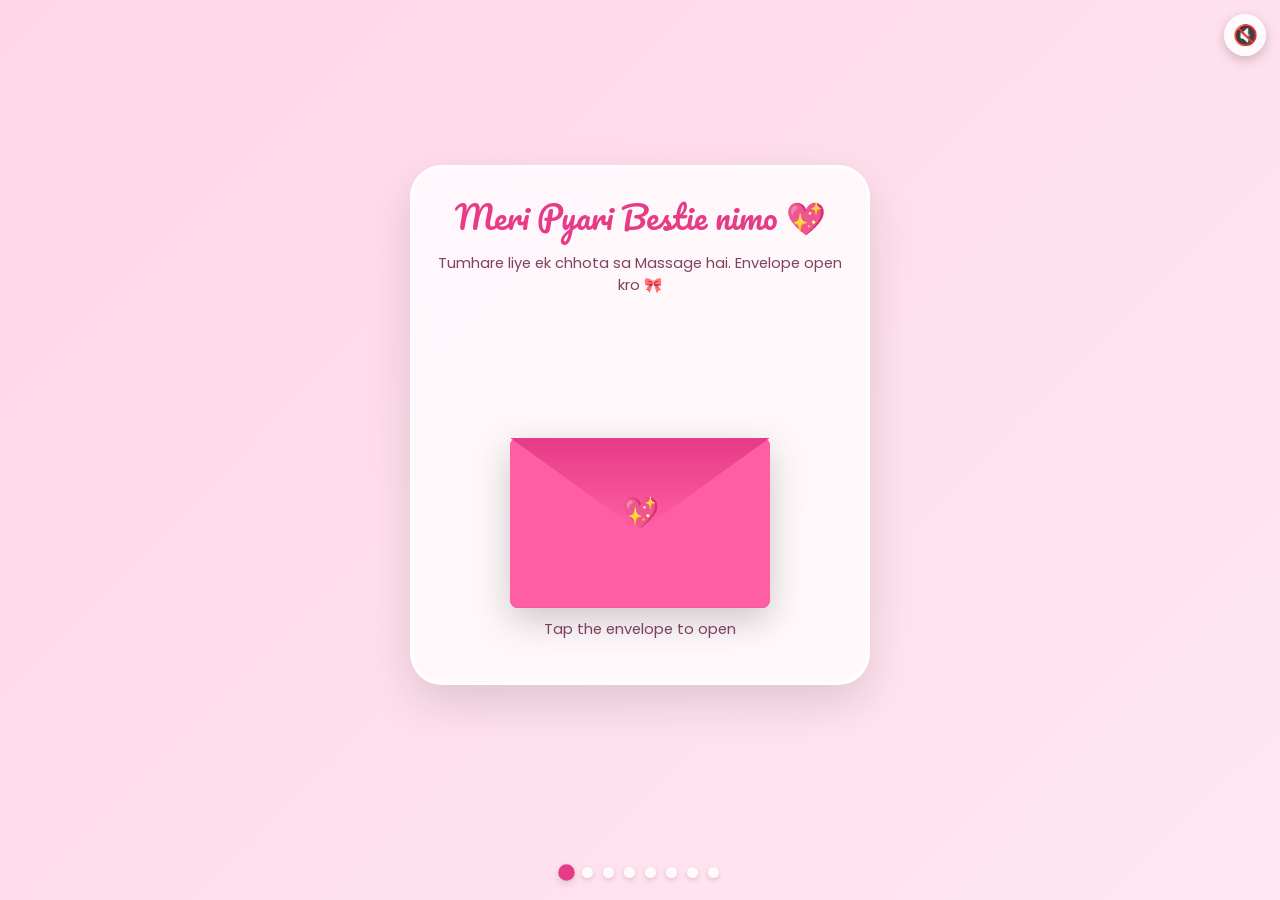
<file: index.html>
<!DOCTYPE html>
<html lang="ur">
<head>
  <meta charset="UTF-8">
  <meta name="viewport" content="width=device-width, initial-scale=1">
  <title>Meri Pyari Bestie 💖</title>
  <link rel="stylesheet" href="style.css">
</head>
<body data-page="1" data-total="8">
  <div class="hearts"></div>

  <main class="card">
    <h1>Meri Pyari  Bestie nimo  💖</h1>
    <p class="hint">Tumhare liye ek chhota sa Massage hai. Envelope open kro 🎀</p>
    <div class="env-wrap">
      <div class="envelope" id="envelope" role="button" tabindex="0" aria-label="Open the surprise envelope">
        <div class="env-back"></div>
        <div class="letter"><div class="letter-note"><span>💌</span><strong>You’re not just my bestie, you’re my favorite person. ❤️🫶🏻</strong></div></div>
        <div class="env-front"></div>
        <div class="env-flap"></div>
        <div class="seal">💖</div>
      </div>
    </div>
    <p id="envelopeMessage" class="hint">Tap the envelope to open</p>
    <button class="btn hidden" id="nextBtn" data-next="page2.html">NextS ✨</button>
  </main>

  <div class="dots"></div>
  <script src="script.js"></script>
</body>
</html>
</file>
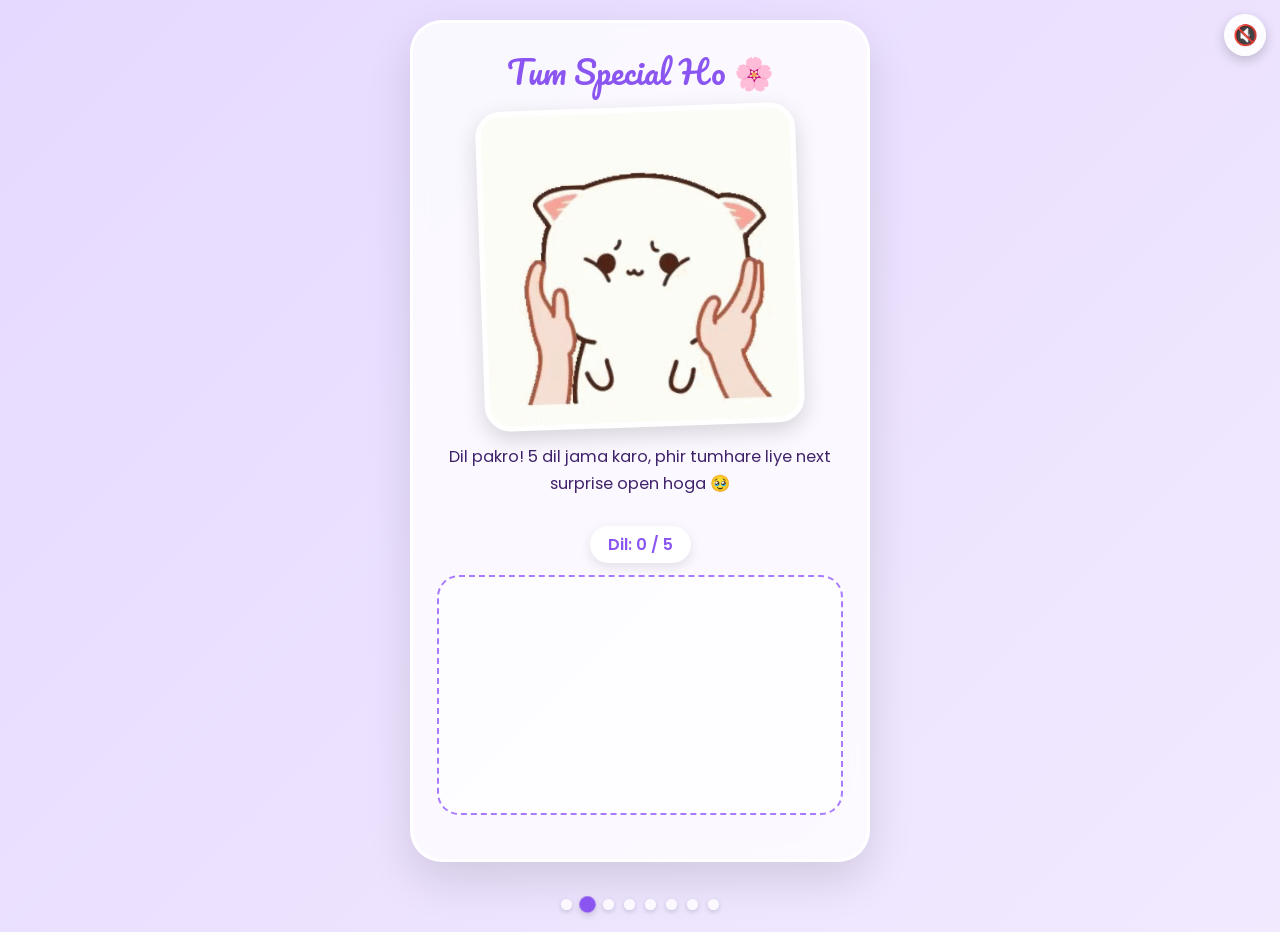
<file: page2.html>
<!DOCTYPE html>
<html lang="ur">
<head>
  <meta charset="UTF-8">
  <meta name="viewport" content="width=device-width, initial-scale=1">
  <title>Meri Pyari Dost 💖</title>
  <link rel="stylesheet" href="style.css">
</head>
<body data-page="2" data-total="8">
  <div class="hearts"></div>

  <main class="card">
    <h1>Tum Special Ho 🌸</h1>
    <div class="gif-frame"><img src="ex2.gif" alt="cute gif"></div>
    <p>Dil pakro! 5 dil jama karo, phir tumhare liye next surprise open hoga 🥹</p>
    <div class="score" aria-live="polite">Dil: <span id="score">0</span> / 5</div>
    <div class="game-area" id="heartGame" aria-label="Catch five falling hearts"></div>
    <button class="btn hidden" id="nextBtn" data-next="page3.html">Next 💕</button>
  </main>

  <div class="dots"></div>
  <script src="script.js"></script>
</body>
</html>
</file>
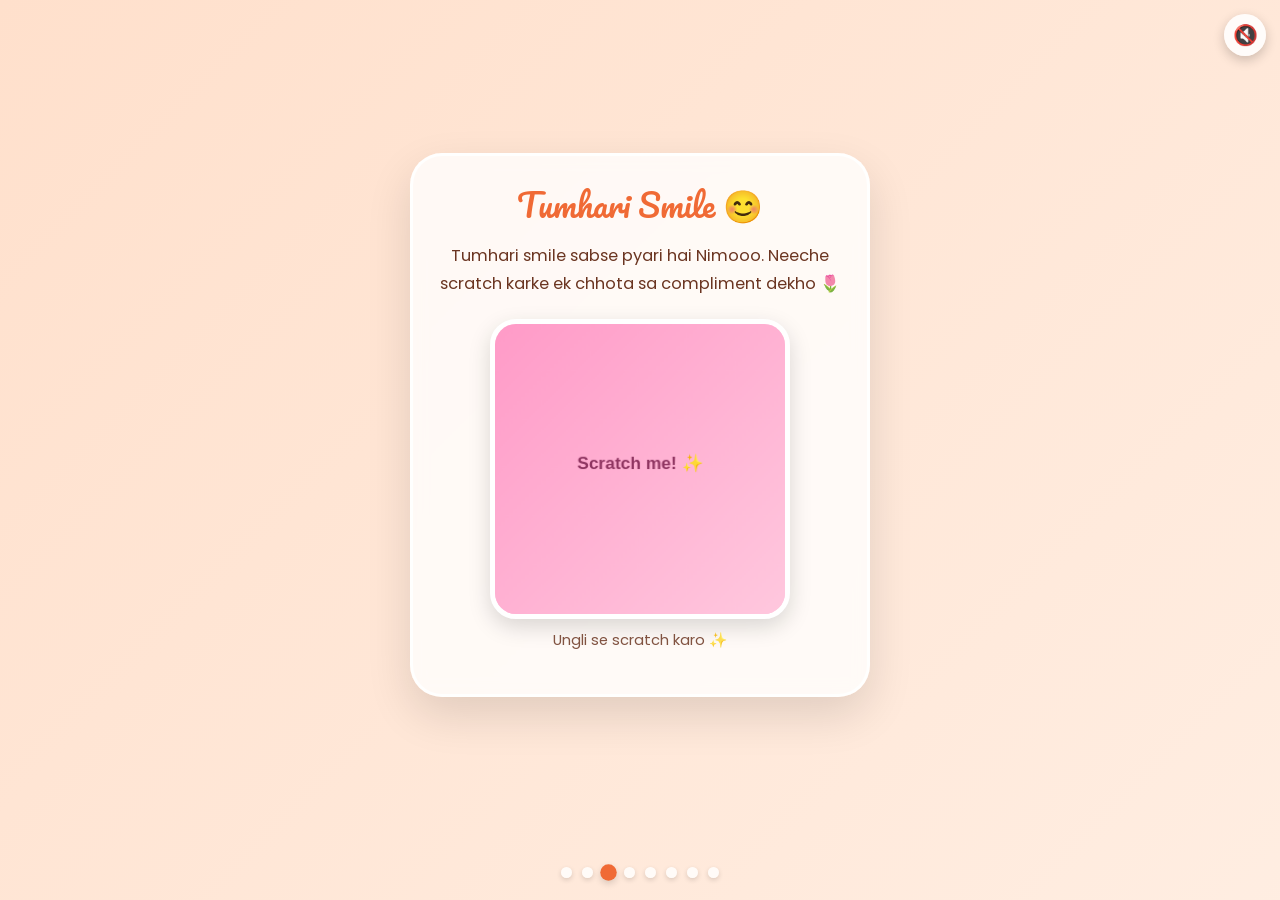
<file: page3.html>
<!DOCTYPE html>
<html lang="ur">
<head>
  <meta charset="UTF-8">
  <meta name="viewport" content="width=device-width, initial-scale=1">
  <title>Meri Pyari Dost 💖</title>
  <link rel="stylesheet" href="style.css">
</head>
<body data-page="3" data-total="8">
  <div class="hearts"></div>

  <main class="card">
    <h1>Tumhari Smile 😊</h1>
    <p>Tumhari smile sabse pyari hai Nimooo. Neeche scratch karke ek chhota sa compliment dekho 🌷</p>
    <div class="scratch" id="scratchCard">
      <div class="under"><div class="love-sticker" role="img" aria-label="A little animated heart gift"><span class="sticker-heart">💖</span><span class="sticker-spark">✨</span><span class="sticker-caption">Tumhari smile = magic</span></div></div>
      <canvas id="scratchCanvas" aria-label="Scratch to reveal the message"></canvas>
    </div>
    <p class="hint" id="scratchHint">Ungli se scratch karo ✨</p>
    <button class="btn hidden" id="nextBtn" data-next="page4.html">Next 🍓</button>
  </main>

  <div class="dots"></div>
  <script src="script.js"></script>
</body>
</html>
</file>
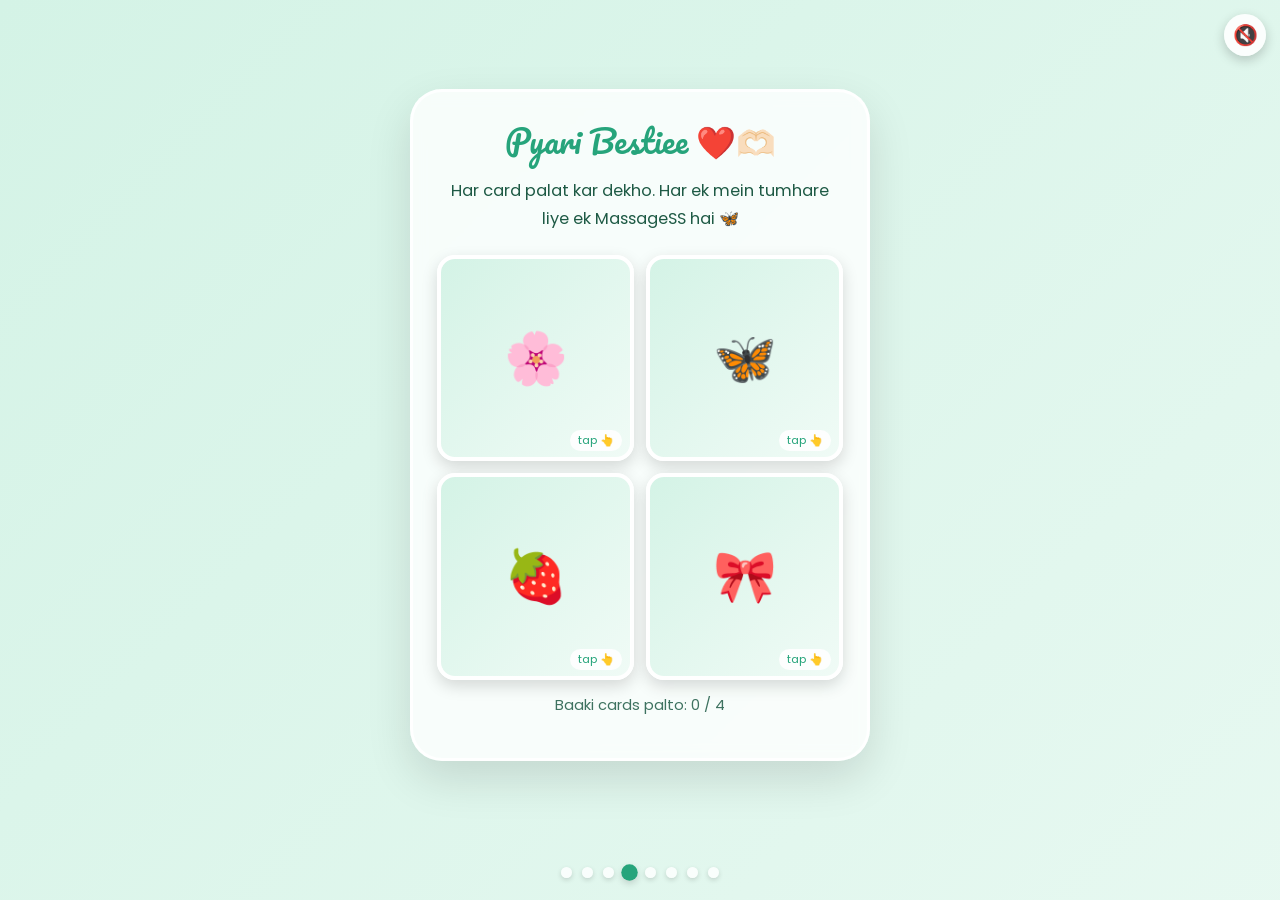
<file: page4.html>
<!DOCTYPE html>
<html lang="ur">
<head>
  <meta charset="UTF-8">
  <meta name="viewport" content="width=device-width, initial-scale=1">
  <title>Meri Pyari Dost 💖</title>
  <link rel="stylesheet" href="style.css">
</head>
<body data-page="4" data-total="8">
  <div class="hearts"></div>

  <main class="card">
    <h1> Pyari Bestiee ❤️🫶🏻</h1>
    <p>Har card palat kar dekho. Har ek mein tumhare liye ek MassageSS hai 🦋</p>
    <div class="flip-grid" id="flipGrid">
      <button class="flip" type="button"><span class="flip-inner"><span class="face front emoji">🌸</span><span class="face back">Tumhari dosti meri favourite hai 💖</span></span></button>
      <button class="flip" type="button"><span class="flip-inner"><span class="face front emoji">🦋</span><span class="face back">Tum har din ko behtar banati ho ✨</span></span></button>
      <button class="flip" type="button"><span class="flip-inner"><span class="face front emoji">🍓</span><span class="face back">Tumhari smile lajawab hai 😊</span></span></button>
      <button class="flip" type="button"><span class="flip-inner"><span class="face front emoji">🎀</span><span class="face back">Lucky hoon ke tum meri dost ho 🥹</span></span></button>
    </div>
    <p class="hint" id="flipHint">Baaki cards palto: 0 / 4</p>
    <button class="btn hidden" id="nextBtn" data-next="page5.html">Next 🎀</button>
  </main>

  <div class="dots"></div>
  <script src="script.js"></script>
</body>
</html>
</file>
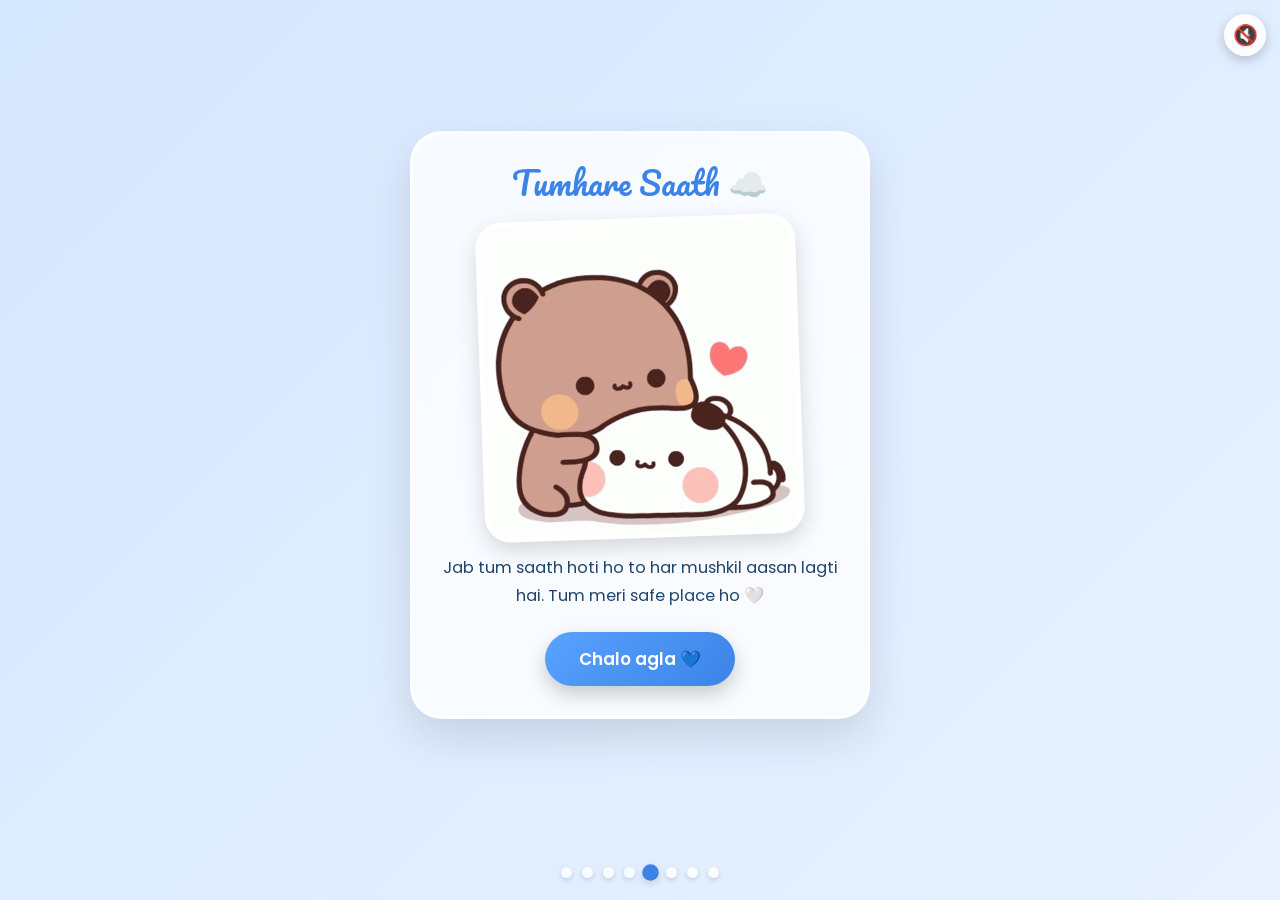
<file: page5 (1).html>
<!DOCTYPE html>
<html lang="ur">
<head>
  <meta charset="UTF-8">
  <meta name="viewport" content="width=device-width, initial-scale=1">
  <title>Meri Pyari Dost 💖</title>
  <link rel="stylesheet" href="style.css">
</head>
<body data-page="5" data-total="8">
  <div class="hearts"></div>

  <main class="card">
    <h1>Tumhare Saath ☁️</h1>
    <div class="gif-frame"><img src="ex5.gif" alt="cute gif"></div>
    <p>Jab tum saath hoti ho to har mushkil aasan lagti hai. Tum meri safe place ho 🤍</p>
    <button class="btn" data-next="page6.html">Chalo agla 💙</button>
  </main>

  <div class="dots"></div>
  <script src="script.js"></script>
</body>
</html>
</file>
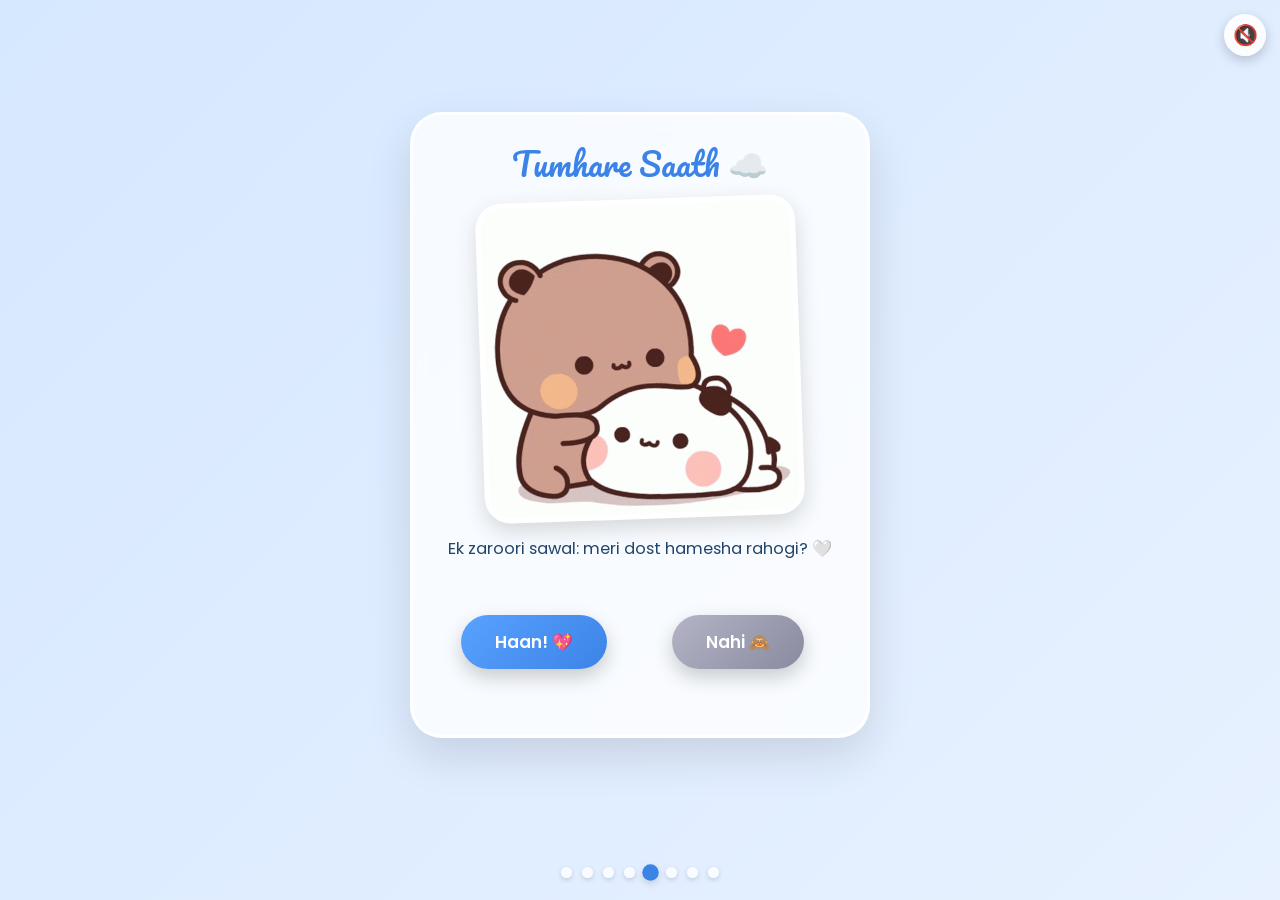
<file: page5.html>
<!DOCTYPE html>
<html lang="ur">
<head>
  <meta charset="UTF-8">
  <meta name="viewport" content="width=device-width, initial-scale=1">
  <title>Meri Pyari Dost 💖</title>
  <link rel="stylesheet" href="style.css">
</head>
<body data-page="5" data-total="8">
  <div class="hearts"></div>

  <main class="card">
    <h1>Tumhare Saath ☁️</h1>
    <div class="gif-frame"><img src="ex5.gif" alt="cute gif"></div>
    <p>Ek zaroori sawal: meri dost hamesha rahogi? 🤍</p>
    <div class="yn" id="friendQuestion">
      <button class="btn" id="yes" type="button">Haan! 💖</button>
      <button class="btn" id="no" type="button">Nahi 🙈</button>
    </div>
    <p id="answerMessage" class="reveal hidden" aria-live="polite">Yay! Tum meri favourite person ho 🥰</p>
    <button class="btn hidden" id="nextBtn" data-next="page6.html">Next💙</button>
  </main>

  <div class="dots"></div>
  <script src="script.js"></script>
</body>
</html>
</file>
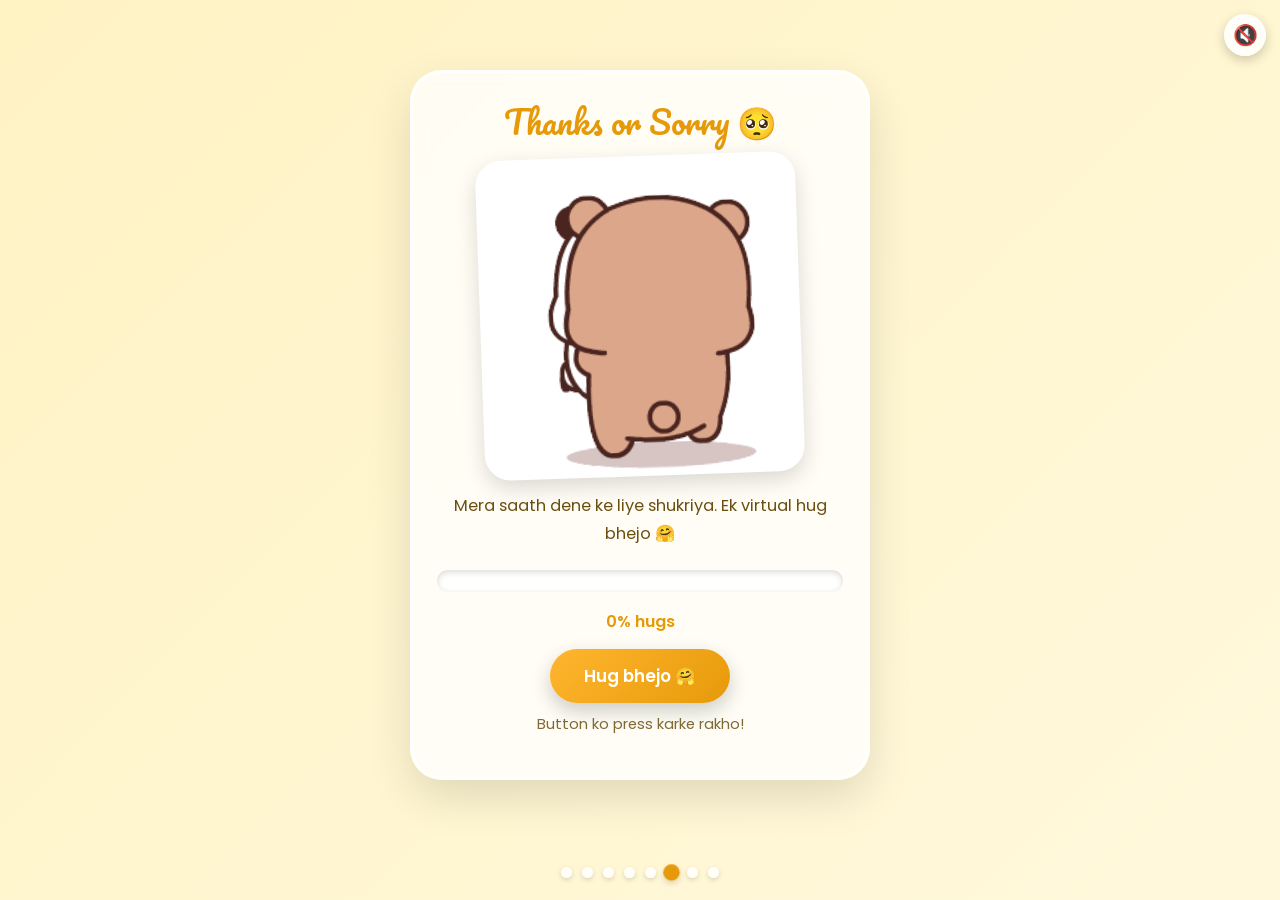
<file: page6.html>
<!DOCTYPE html>
<html lang="ur">
<head>
  <meta charset="UTF-8">
  <meta name="viewport" content="width=device-width, initial-scale=1">
  <title>Meri Pyari Dost 💖</title>
  <link rel="stylesheet" href="style.css">
</head>
<body data-page="6" data-total="8">
  <div class="hearts"></div>

  <main class="card">
    <h1>Thanks or Sorry 🥺</h1>
    <div class="gif-frame"><img src="ex6.gif" alt="cute gif"></div>
    <p>Mera saath dene ke liye shukriya. Ek virtual hug bhejo 🤗</p>
    <div class="meter" role="progressbar" aria-label="Hug meter" aria-valuemin="0" aria-valuemax="100" aria-valuenow="0"><div class="fill" id="hugFill"></div></div>
    <p class="pct" id="hugPercent">0% hugs</p>
    <button class="btn" id="hugButton" type="button">Hug bhejo 🤗</button>
    <p class="hint" id="hugHint">Button ko press karke rakho!</p>
    <button class="btn hidden" id="nextBtn" data-next="page7.html">Next ⭐</button>
  </main>

  <div class="dots"></div>
  <script src="script.js"></script>
</body>
</html>
</file>
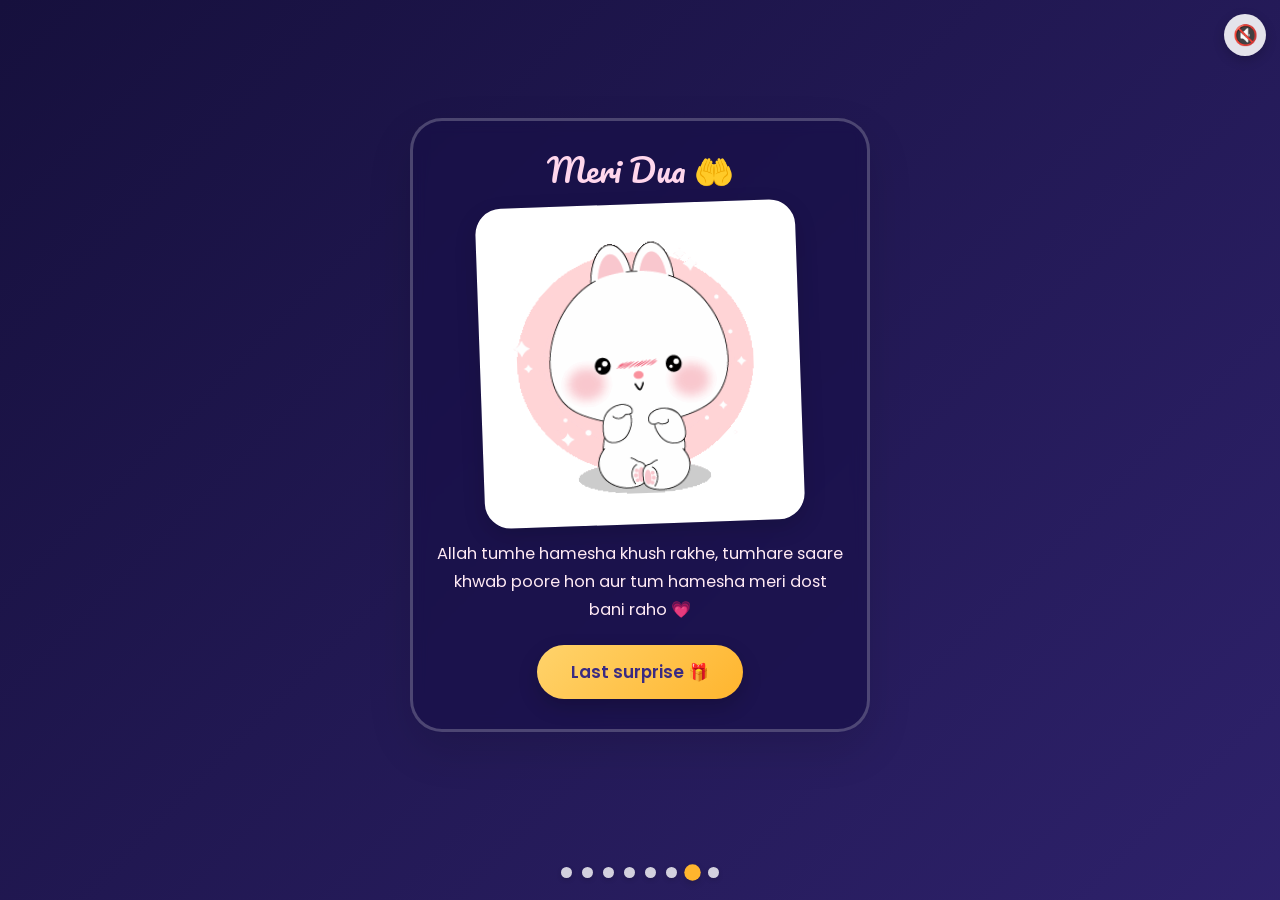
<file: page7 (1).html>
<!DOCTYPE html>
<html lang="ur">
<head>
  <meta charset="UTF-8">
  <meta name="viewport" content="width=device-width, initial-scale=1">
  <title>Meri Pyari Dost 💖</title>
  <link rel="stylesheet" href="style.css">
</head>
<body data-page="7" data-total="8">
  <div class="hearts"></div>

  <main class="card">
    <h1>Meri Dua 🤲</h1>
    <div class="gif-frame"><img src="ex7.gif" alt="cute gif"></div>
    <p>Allah tumhe hamesha khush rakhe, tumhare saare khwab poore hon aur tum hamesha meri dost bani raho 💗</p>
    <button class="btn" data-next="page8.html">Last surprise 🎁</button>
  </main>

  <div class="dots"></div>
  <script src="script.js"></script>
</body>
</html>
</file>
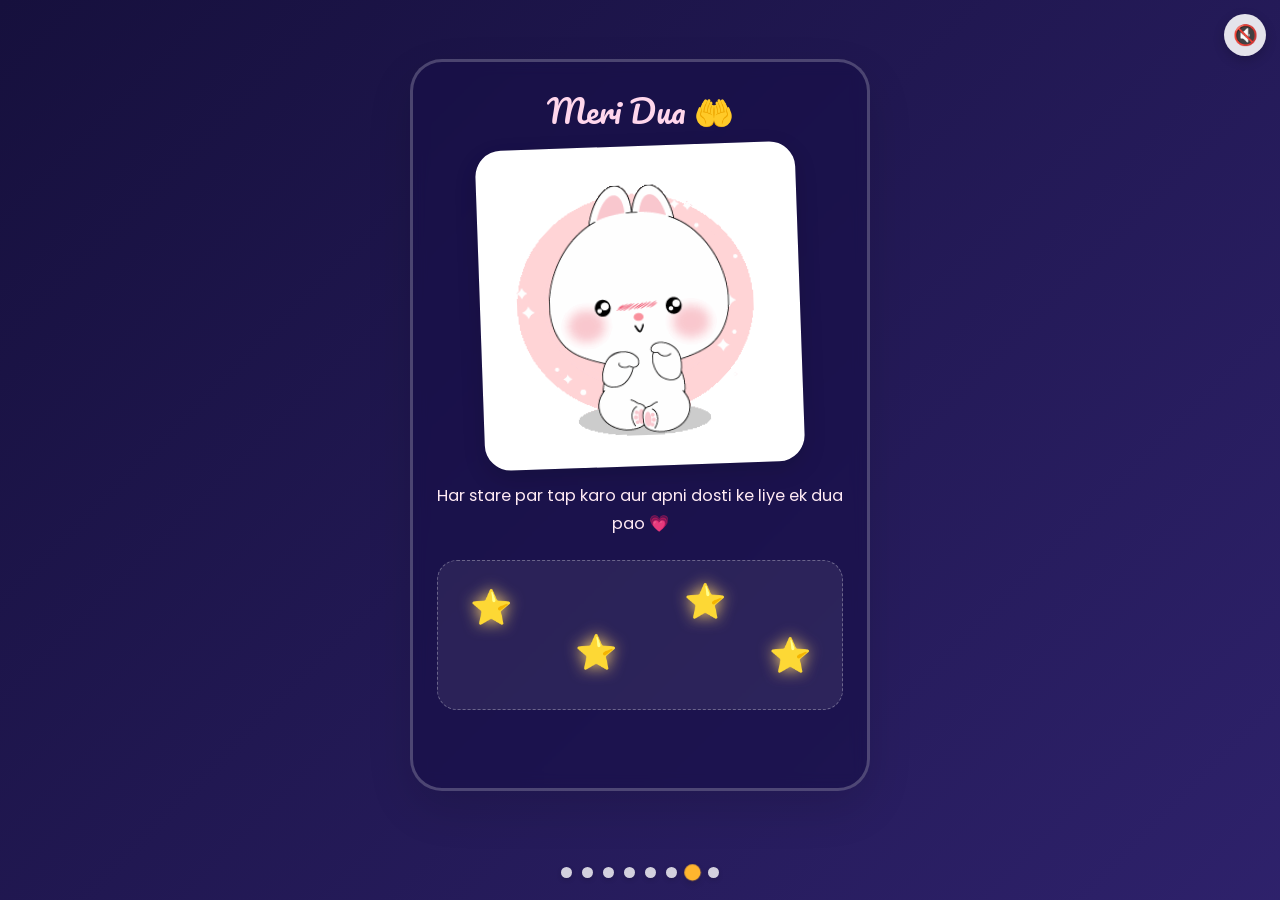
<file: page7.html>
<!DOCTYPE html>
<html lang="ur">
<head>
  <meta charset="UTF-8">
  <meta name="viewport" content="width=device-width, initial-scale=1">
  <title>Meri Pyari Dost 💖</title>
  <link rel="stylesheet" href="style.css">
</head>
<body data-page="7" data-total="8">
  <div class="hearts"></div>

  <main class="card">
    <h1>Meri Dua 🤲</h1>
    <div class="gif-frame"><img src="ex7.gif" alt="cute gif"></div>
    <p>Har stare par tap karo aur apni dosti ke liye ek dua pao 💗</p>
    <div class="sky" id="wishSky">
      <button class="star-btn" style="left:8%;top:18%" data-wish="Allah tumhe hamesha khush rakhe 🤲" aria-label="Read a wish">⭐</button>
      <button class="star-btn" style="left:34%;top:48%" data-wish="Tumhare saare khwab poore hon ✨" aria-label="Read a wish">⭐</button>
      <button class="star-btn" style="left:61%;top:14%" data-wish="Tumhari zindagi hansi se bhari rahe 🌙" aria-label="Read a wish">⭐</button>
      <button class="star-btn" style="left:82%;top:50%" data-wish="Hamari dosti hamesha salamat rahe 💖" aria-label="Read a wish">⭐</button>
    </div>
    <ul class="wishes" id="wishes" aria-live="polite"></ul>
    <button class="btn hidden" id="nextBtn" data-next="page8.html">Last surprise 🎁</button>
  </main>

  <div class="dots"></div>
  <script src="script.js"></script>
</body>
</html>
</file>
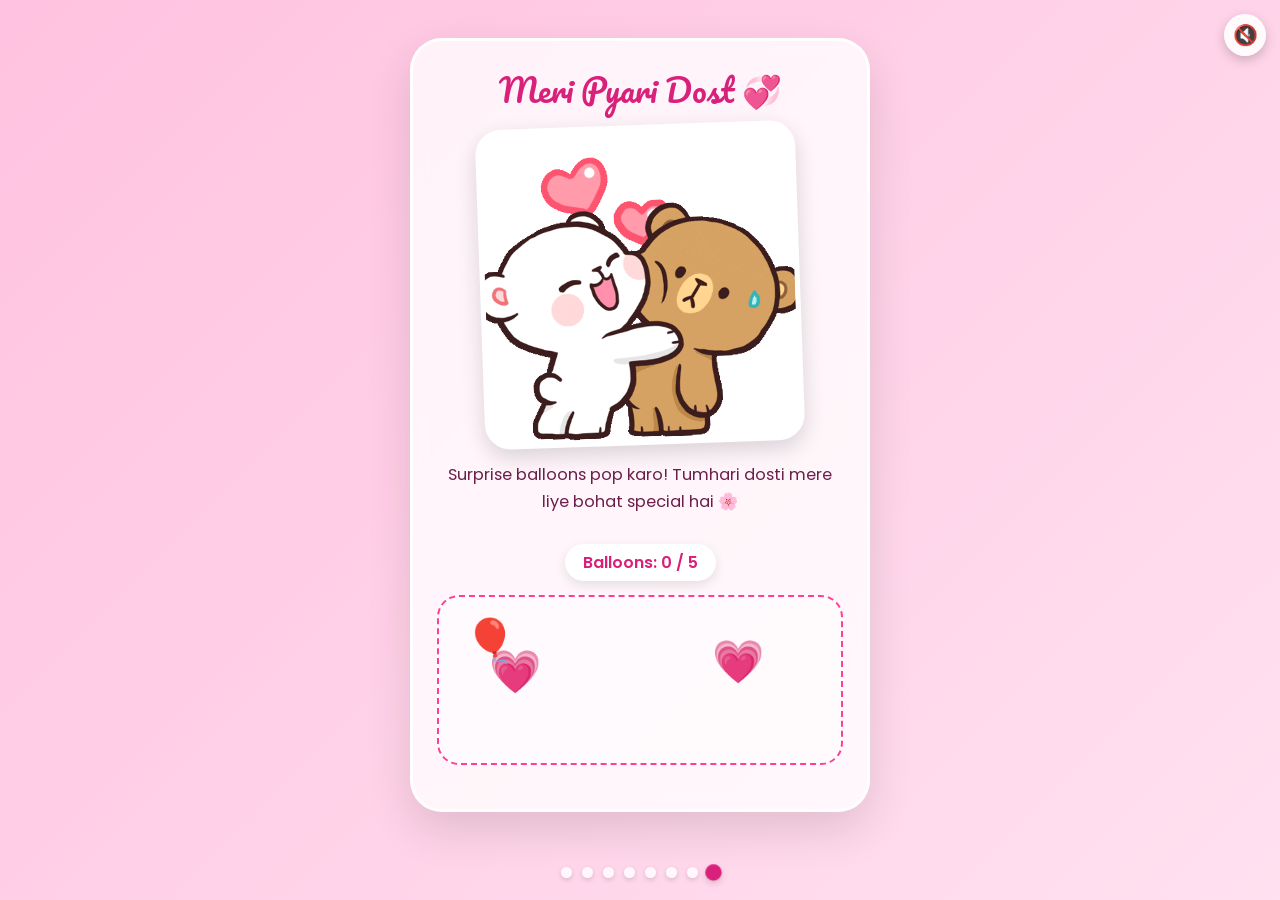
<file: page8.html>
<!DOCTYPE html>
<html lang="ur">
<head>
  <meta charset="UTF-8">
  <meta name="viewport" content="width=device-width, initial-scale=1">
  <title>Meri Pyari Dost 💖</title>
  <link rel="stylesheet" href="style.css">
</head>
<body data-page="8" data-total="8">
  <div class="hearts"></div>

  <main class="card">
    <h1>Meri Pyari Dost 💞</h1>
    <div class="gif-frame"><img src="ex8.gif" alt="cute gif"></div>
    <p>Surprise balloons pop karo! Tumhari dosti mere liye bohat special hai 🌸</p>
    <div class="score" aria-live="polite">Balloons: <span id="balloonScore">0</span> / 5</div>
    <div class="balloon-area" id="balloonArea" aria-label="Pop five balloons"></div>
    <p id="finalMessage" class="reveal hidden" aria-live="polite">Tum meri bohat achhi dost ho. Ye chhota sa page sirf tumhare liye banaya 💖</p>
    <button class="btn hidden" id="nextBtn" data-next="index.html">Again 🔁</button>
  </main>

  <div class="dots"></div>
  <script src="script.js"></script>
</body>
</html>
</file>
<file: style.css>
@import url('https://fonts.googleapis.com/css2?family=Pacifico&family=Poppins:wght@400;500;600&display=swap');

:root {
  --bg1: #ffd6e8;
  --bg2: #ffe9f3;
  --accent: #ff5fa2;
  --accent-dark: #e63b87;
  --text: #6b2145;
}

/* Har page ka apna pastel color */
body[data-page="1"] { --bg1:#ffd6e8; --bg2:#fff0f6; --accent:#ff5fa2; --accent-dark:#e63b87; }
body[data-page="2"] { --bg1:#e6d9ff; --bg2:#f7f2ff; --accent:#a97bff; --accent-dark:#8a55f0; --text:#40236b; }
body[data-page="3"] { --bg1:#ffe0cc; --bg2:#fff4ec; --accent:#ff8a5c; --accent-dark:#f06a35; --text:#6b3521; }
body[data-page="4"] { --bg1:#d4f3e6; --bg2:#f0fbf6; --accent:#3fc59a; --accent-dark:#26a47b; --text:#1e5a45; }
body[data-page="5"] { --bg1:#d6e8ff; --bg2:#f0f6ff; --accent:#5aa2ff; --accent-dark:#3b83e6; --text:#21456b; }
body[data-page="6"] { --bg1:#fff3c4; --bg2:#fffbe8; --accent:#ffb52e; --accent-dark:#e69a0a; --text:#6b4f12; }
body[data-page="7"] { --bg1:#16103d; --bg2:#3a2a82; --accent:#ffd36b; --accent-dark:#ffb52e; --text:#ffeaf4; }
body[data-page="8"] { --bg1:#ffc2e0; --bg2:#fff0f8; --accent:#ff3f94; --accent-dark:#d9207a; --text:#6b1f4a; }

* { box-sizing: border-box; margin: 0; padding: 0; -webkit-tap-highlight-color: transparent; }

body {
  min-height: 100vh;
  font-family: 'Poppins', sans-serif;
  color: var(--text);
  background: var(--bg1);
  display: flex;
  flex-direction: column;
  align-items: center;
  justify-content: center;
  padding: 20px 16px 70px;
  overflow-x: hidden;
  animation: pageIn .7s ease both;
}
body::before {
  content: '';
  position: fixed;
  inset: 0;
  z-index: -1;
  background: linear-gradient(135deg, var(--bg1), var(--bg2), var(--bg1));
  background-size: 300% 300%;
  animation: bgShift 14s ease-in-out infinite alternate;
}
body.leaving { animation: pageOut .45s ease both; }

@keyframes bgShift { from { background-position: 0% 50%; } to { background-position: 100% 50%; } }
@keyframes pageIn  { from { opacity: 0; transform: translateY(20px) scale(.98); } to { opacity: 1; transform: none; } }
@keyframes pageOut { to   { opacity: 0; transform: translateX(-40px) scale(.97); } }

.hidden { display: none !important; }

/* ---------- Floating hearts / stars ---------- */
.hearts { position: fixed; inset: 0; pointer-events: none; overflow: hidden; z-index: 0; }
.hearts span {
  position: absolute;
  bottom: -40px;
  opacity: .75;
  animation: floatUp linear forwards;
}
@keyframes floatUp { to { transform: translateY(-110vh) rotate(25deg); opacity: 0; } }

.twinkle {
  position: absolute;
  width: 3px; height: 3px;
  border-radius: 50%;
  background: #fff;
  animation: twinkle 2.5s ease-in-out infinite;
}
@keyframes twinkle { 0%, 100% { opacity: .2; transform: scale(1); } 50% { opacity: 1; transform: scale(1.8); } }

/* ---------- Card ---------- */
.card {
  position: relative;
  z-index: 1;
  width: 100%;
  max-width: 460px;
  background: rgba(255, 255, 255, .78);
  backdrop-filter: blur(8px);
  -webkit-backdrop-filter: blur(8px);
  border-radius: 32px;
  padding: 28px 24px 30px;
  text-align: center;
  box-shadow: 0 18px 45px rgba(0, 0, 0, .12);
  border: 3px solid rgba(255, 255, 255, .9);
}

h1 {
  font-family: 'Pacifico', cursive;
  font-weight: 400;
  font-size: 2rem;
  line-height: 1.3;
  color: var(--accent-dark);
  margin-bottom: 14px;
}

p { font-size: 1.02rem; line-height: 1.7; margin: 16px 0 22px; }
.hint { font-size: .92rem; opacity: .85; margin: 10px 0 12px; line-height: 1.5; }
.reveal { font-size: 1.02rem; line-height: 1.7; margin: 16px 0 22px; font-weight: 500; animation: slideIn .6s ease both; }
.question { font-size: 1.2rem; font-weight: 600; margin: 14px 0 6px; }
.typed { min-height: 3.6em; font-size: 1rem; line-height: 1.7; margin: 10px 0 14px; }
.typed:not(.done)::after { content: '▍'; opacity: .6; animation: blink 1s steps(1) infinite; }
@keyframes blink { 50% { opacity: 0; } }

/* ---------- GIF frame ---------- */
.gif-frame {
  width: 100%;
  max-width: 320px;
  aspect-ratio: 1 / 1;
  margin: 0 auto;
  border-radius: 26px;
  overflow: hidden;
  border: 5px solid #fff;
  box-shadow: 0 8px 22px rgba(0, 0, 0, .15);
  background: #fff;
  transform: rotate(-2deg);
  transition: transform .3s;
}
.gif-frame.small { max-width: 180px; }
.gif-frame:hover { transform: rotate(2deg) scale(1.03); }
.gif-frame img { width: 100%; height: 100%; object-fit: cover; display: block; }

/* ---------- Polaroid ---------- */
.polaroid {
  width: 100%;
  max-width: 230px;
  margin: 18px auto 6px;
  background: #fff;
  padding: 10px 10px 40px;
  border-radius: 8px;
  box-shadow: 0 10px 28px rgba(0, 0, 0, .2);
  transform: rotate(3deg);
  position: relative;
  transition: transform .3s;
  cursor: pointer;
}
.polaroid:hover { transform: rotate(-2deg) scale(1.04); }
.polaroid img { width: 100%; aspect-ratio: 1 / 1; object-fit: cover; display: block; border-radius: 4px; }
.polaroid::after {
  content: attr(data-caption);
  position: absolute;
  bottom: 9px; left: 0; right: 0;
  font-family: 'Pacifico', cursive;
  font-size: .95rem;
  color: var(--accent-dark);
}

/* Agar gif/pic na mile to ye placeholder dikhega */
.placeholder {
  width: 100%;
  height: 100%;
  min-height: 120px;
  display: flex;
  align-items: center;
  justify-content: center;
  text-align: center;
  padding: 10px;
  font-size: .85rem;
  background: repeating-linear-gradient(45deg, #fff, #fff 10px, #fff0f6 10px, #fff0f6 20px);
  color: var(--accent-dark);
}
.face .placeholder { font-size: .7rem; min-height: 0; }

/* ---------- Buttons ---------- */
.btn {
  font-family: inherit;
  font-size: 1.05rem;
  font-weight: 600;
  color: #fff;
  background: linear-gradient(135deg, var(--accent), var(--accent-dark));
  border: none;
  border-radius: 50px;
  padding: 14px 34px;
  cursor: pointer;
  box-shadow: 0 8px 20px rgba(0, 0, 0, .2);
  transition: transform .2s, box-shadow .2s;
  animation: pulse 1.8s ease-in-out infinite;
  user-select: none;
  touch-action: manipulation;
}
.btn:hover { transform: translateY(-3px) scale(1.06); box-shadow: 0 12px 26px rgba(0, 0, 0, .25); }
.btn:active { transform: scale(.95); }
.btn.pop { animation: popIn .6s cubic-bezier(.34, 1.56, .64, 1) both, pulse 1.8s ease-in-out .6s infinite; }
body[data-page="7"] .btn { color: #3a2a82; }
@keyframes pulse { 0%, 100% { transform: scale(1); } 50% { transform: scale(1.05); } }
@keyframes popIn { from { transform: scale(0); opacity: 0; } to { transform: scale(1); opacity: 1; } }
@keyframes slideIn { from { opacity: 0; transform: translateX(-20px); } to { opacity: 1; transform: none; } }

/* ---------- Progress dots ---------- */
.dots {
  position: fixed;
  bottom: 22px;
  left: 0; right: 0;
  display: flex;
  justify-content: center;
  gap: 10px;
  z-index: 2;
}
.dots i {
  width: 11px; height: 11px;
  border-radius: 50%;
  background: rgba(255, 255, 255, .8);
  box-shadow: 0 2px 5px rgba(0, 0, 0, .15);
  transition: all .3s;
}
.dots i.active { background: var(--accent-dark); transform: scale(1.5); }

/* ---------- Effects ---------- */
.sparkle {
  position: fixed;
  pointer-events: none;
  z-index: 9;
  font-size: 20px;
  animation: burst .8s ease-out forwards;
}
@keyframes burst { to { transform: translate(var(--dx), var(--dy)) scale(.4); opacity: 0; } }

.confetti {
  position: fixed;
  top: -14px;
  width: 10px; height: 14px;
  z-index: 20;
  pointer-events: none;
  animation: confettiFall linear forwards;
}
@keyframes confettiFall { to { transform: translate(var(--dx), 105vh) rotate(720deg); } }

.float-emoji {
  position: fixed;
  font-size: 28px;
  pointer-events: none;
  z-index: 9;
  animation: floatEmoji 1s ease-out forwards;
}
@keyframes floatEmoji { to { transform: translateY(-120px) scale(1.4); opacity: 0; } }

.music-btn {
  position: fixed;
  top: 14px; right: 14px;
  z-index: 30;
  width: 42px; height: 42px;
  border-radius: 50%;
  border: none;
  background: rgba(255, 255, 255, .88);
  font-size: 20px;
  cursor: pointer;
  box-shadow: 0 4px 12px rgba(0, 0, 0, .2);
}

/* =========================================================
   PAGE 1 — Envelope
   ========================================================= */
.env-wrap {
  position: relative;
  height: 300px;
  display: flex;
  align-items: flex-end;
  justify-content: center;
  margin: 6px 0 4px;
}
.env-hint {
  position: absolute;
  top: 30px; left: 0; right: 0;
  font-weight: 600;
  animation: bounceY 1.2s ease-in-out infinite;
}
@keyframes bounceY { 0%, 100% { transform: translateY(0); } 50% { transform: translateY(10px); } }

.envelope {
  position: relative;
  width: 260px;
  height: 170px;
  cursor: pointer;
  filter: drop-shadow(0 12px 18px rgba(0, 0, 0, .2));
  transition: transform .3s;
}
.envelope:hover { transform: scale(1.03); }
.envelope > div { position: absolute; }
.env-back  { inset: 0; background: var(--accent-dark); border-radius: 8px; }
.letter {
  left: 12%; right: 12%; top: 8px; height: 160px;
  background: #fff;
  border-radius: 8px;
  z-index: 2;
  display: flex;
  align-items: center;
  justify-content: center;
  padding: 8px;
  transition: transform .9s cubic-bezier(.34, 1.3, .64, 1) .45s;
}
.letter .gif-frame { max-width: 130px; transform: none; border-width: 3px; border-radius: 16px; }
.letter-note { display: grid; justify-items: center; gap: 8px; color: var(--accent-dark); font-size: .85rem; }
.letter-note span { font-size: 2.8rem; animation: stickerFloat 1.8s ease-in-out infinite; }
.env-front {
  inset: 0;
  background: var(--accent);
  border-radius: 8px;
  z-index: 3;
  clip-path: polygon(0 0, 50% 52%, 100% 0, 100% 100%, 0 100%);
}
.env-flap {
  left: 0; right: 0; top: 0;
  height: 55%;
  background: linear-gradient(var(--accent-dark), var(--accent));
  z-index: 4;
  clip-path: polygon(0 0, 100% 0, 50% 100%);
  transform-origin: top;
  transition: transform .6s ease, z-index 0s .3s;
}
.seal {
  left: 50%; top: 44%;
  transform: translate(-50%, -50%);
  z-index: 5;
  font-size: 30px;
  transition: opacity .3s;
}
.envelope.open { cursor: default; }
.envelope.open:hover { transform: none; }
.envelope.open .env-flap { transform: rotateX(180deg); z-index: 1; }
.envelope.open .letter { transform: translateY(-120px); }
.envelope.open .seal { opacity: 0; }

/* =========================================================
   PAGE 2 — Dil pakdo game
   ========================================================= */
.score {
  display: inline-block;
  background: #fff;
  border-radius: 50px;
  padding: 6px 18px;
  font-weight: 600;
  color: var(--accent-dark);
  box-shadow: 0 4px 12px rgba(0, 0, 0, .1);
  margin: 6px 0 4px;
}
.game-area {
  position: relative;
  height: 240px;
  margin: 8px 0 14px;
  border-radius: 22px;
  overflow: hidden;
  background: rgba(255, 255, 255, .55);
  border: 2px dashed var(--accent);
  touch-action: manipulation;
}
.catch {
  position: absolute;
  top: 0;
  font-size: 34px;
  padding: 0;
  border: 0;
  background: none;
  cursor: pointer;
  user-select: none;
  animation: fall linear forwards;
  filter: drop-shadow(0 3px 4px rgba(0, 0, 0, .2));
}
@keyframes fall { from { transform: translateY(-50px); } to { transform: translateY(260px); } }

/* =========================================================
   PAGE 3 — Scratch card
   ========================================================= */
.scratch {
  position: relative;
  width: 100%;
  max-width: 300px;
  aspect-ratio: 1 / 1;
  margin: 8px auto 10px;
  border-radius: 26px;
  overflow: hidden;
  border: 5px solid #fff;
  box-shadow: 0 8px 22px rgba(0, 0, 0, .15);
  background: #fff;
}
.scratch .under { position: absolute; inset: 0; }
.scratch .under img, .scratch .under .placeholder { width: 100%; height: 100%; object-fit: cover; display: block; }
.scratch canvas {
  position: absolute;
  inset: 0;
  width: 100%; height: 100%;
  touch-action: none;
  cursor: crosshair;
  transition: opacity .8s;
}
.scratch canvas.done { opacity: 0; pointer-events: none; }
.love-sticker {
  position: relative;
  min-height: 100%;
  display: grid;
  place-content: center;
  justify-items: center;
  gap: 12px;
  overflow: hidden;
  background: radial-gradient(circle at 50% 42%, #fff 0 18%, #ffe0ee 19% 58%, #ffc5df 100%);
}
.sticker-heart { font-size: 86px; animation: stickerBeat 1.2s ease-in-out infinite; filter: drop-shadow(0 8px 12px rgba(214, 32, 122, .2)); }
.sticker-spark { position: absolute; top: 18%; right: 20%; font-size: 34px; animation: stickerTwinkle 1.6s ease-in-out infinite; }
.sticker-caption { color: #8f3561; font-weight: 600; font-size: .9rem; text-align: center; }
@keyframes stickerBeat { 0%, 100% { transform: scale(1) rotate(-5deg); } 50% { transform: scale(1.14) rotate(5deg); } }
@keyframes stickerTwinkle { 0%, 100% { transform: scale(.7) rotate(-15deg); opacity: .55; } 50% { transform: scale(1.15) rotate(15deg); opacity: 1; } }
@keyframes stickerFloat { 0%, 100% { transform: translateY(0); } 50% { transform: translateY(-8px); } }

/* =========================================================
   PAGE 4 — Flip cards
   ========================================================= */
.flip-grid { display: grid; grid-template-columns: 1fr 1fr; gap: 12px; margin: 10px 0 14px; }
.flip { perspective: 800px; cursor: pointer; border: 0; padding: 0; background: none; font: inherit; }
.flip-inner {
  display: block;
  position: relative;
  width: 100%;
  aspect-ratio: 1 / 1.05;
  transition: transform .7s;
  transform-style: preserve-3d;
}
.flip.on .flip-inner { transform: rotateY(180deg); }
.face {
  position: absolute;
  inset: 0;
  border-radius: 18px;
  overflow: hidden;
  backface-visibility: hidden;
  -webkit-backface-visibility: hidden;
  border: 4px solid #fff;
  box-shadow: 0 6px 16px rgba(0, 0, 0, .15);
  display: flex;
  align-items: center;
  justify-content: center;
  text-align: center;
}
.face img { width: 100%; height: 100%; object-fit: cover; display: block; }
.face.emoji { font-size: 3.2rem; background: linear-gradient(135deg, var(--bg1), var(--bg2)); }
.face.back {
  transform: rotateY(180deg);
  background: #fff;
  padding: 10px;
  font-weight: 600;
  font-size: .9rem;
  color: var(--accent-dark);
  line-height: 1.4;
}
.flip:not(.on) .face.front::after {
  content: 'tap 👆';
  position: absolute;
  bottom: 6px; right: 8px;
  font-size: .7rem;
  background: rgba(255, 255, 255, .9);
  color: var(--accent-dark);
  padding: 2px 8px;
  border-radius: 20px;
}

/* =========================================================
   PAGE 5 — Bhaagta "Nahi" button
   ========================================================= */
.yn { position: relative; height: 110px; margin: 6px 0 10px; }
.yn .btn { position: absolute; animation: none; white-space: nowrap; transition: left .25s, top .25s, font-size .2s; }
#yes { left: 6%; top: 30px; }
#no  { left: 58%; top: 30px; background: linear-gradient(135deg, #b4b4c6, #8a8aa0); }

/* =========================================================
   PAGE 6 — Hug meter
   ========================================================= */
.meter {
  width: 100%;
  height: 22px;
  border-radius: 50px;
  background: rgba(255, 255, 255, .85);
  overflow: hidden;
  margin: 14px 0 6px;
  box-shadow: inset 0 2px 6px rgba(0, 0, 0, .15);
}
.fill {
  height: 100%;
  width: 0;
  background: linear-gradient(90deg, var(--accent), var(--accent-dark));
  border-radius: 50px;
  transition: width .15s;
}
.pct { font-weight: 600; color: var(--accent-dark); margin-bottom: 14px; }
.wiggle { animation: wiggle .35s; }
@keyframes wiggle {
  0%, 100% { transform: rotate(-2deg); }
  25% { transform: rotate(5deg) scale(1.05); }
  75% { transform: rotate(-6deg) scale(1.05); }
}

/* =========================================================
   PAGE 7 — Raat ka aasman, dua ke sitare
   ========================================================= */
body[data-page="7"] .card { background: rgba(24, 16, 72, .62); border-color: rgba(255, 255, 255, .22); }
body[data-page="7"] h1 { color: #ffd6ec; }
body[data-page="7"] .gif-frame { border-color: rgba(255, 255, 255, .85); }

.sky {
  position: relative;
  height: 150px;
  margin: 12px 0;
  border-radius: 20px;
  background: rgba(255, 255, 255, .07);
  border: 1px dashed rgba(255, 255, 255, .3);
}
.star-btn {
  position: absolute;
  font-size: 34px;
  background: none;
  border: none;
  cursor: pointer;
  animation: starPulse 1.6s ease-in-out infinite;
  filter: drop-shadow(0 0 8px #ffd36b);
}
.star-btn.used { animation: none; opacity: .35; filter: none; cursor: default; }
@keyframes starPulse { 0%, 100% { transform: scale(1) rotate(0); } 50% { transform: scale(1.25) rotate(15deg); } }

.wishes { list-style: none; text-align: left; margin: 8px 0 16px; min-height: 20px; }
.wishes li {
  background: rgba(255, 255, 255, .12);
  border-radius: 14px;
  padding: 8px 14px;
  margin: 6px 0;
  font-size: .92rem;
  animation: slideIn .5s ease both;
}
.shooting {
  position: fixed;
  top: 12%; left: -10%;
  width: 120px; height: 3px;
  background: linear-gradient(90deg, transparent, #fff);
  transform: rotate(25deg);
  z-index: 5;
  pointer-events: none;
  animation: shoot 1.4s ease-in forwards;
}
@keyframes shoot { to { transform: translate(120vw, 55vh) rotate(25deg); opacity: 0; } }

/* =========================================================
   PAGE 8 — Gubare
   ========================================================= */
.balloon {
  position: fixed;
  bottom: -90px;
  font-size: 46px;
  cursor: pointer;
  z-index: 3;
  user-select: none;
  animation: rise linear forwards;
}
@keyframes rise {
  0%   { transform: translateY(0) rotate(-6deg); }
  50%  { transform: translateY(-60vh) rotate(6deg); }
  100% { transform: translateY(-120vh) rotate(-6deg); }
}
.balloon-area {
  position: relative;
  height: 170px;
  margin: 10px 0 14px;
  overflow: hidden;
  border: 2px dashed var(--accent);
  border-radius: 22px;
  background: rgba(255, 255, 255, .48);
}
.game-balloon {
  position: absolute;
  z-index: 1;
  border: 0;
  padding: 4px;
  background: transparent;
  font-size: 42px;
  cursor: pointer;
  animation: balloonBob 1.4s ease-in-out infinite;
  touch-action: manipulation;
}
.game-balloon:active { transform: scale(.65); }
@keyframes balloonBob { 0%, 100% { transform: translateY(3px) rotate(-6deg); } 50% { transform: translateY(-5px) rotate(6deg); } }
.btn:disabled { cursor: default; opacity: .75; }

@media (max-width: 400px) {
  h1 { font-size: 1.65rem; }
  .card { padding: 22px 16px 26px; }
  .envelope { width: 230px; height: 150px; }
  .letter { height: 140px; }
}
</file>
